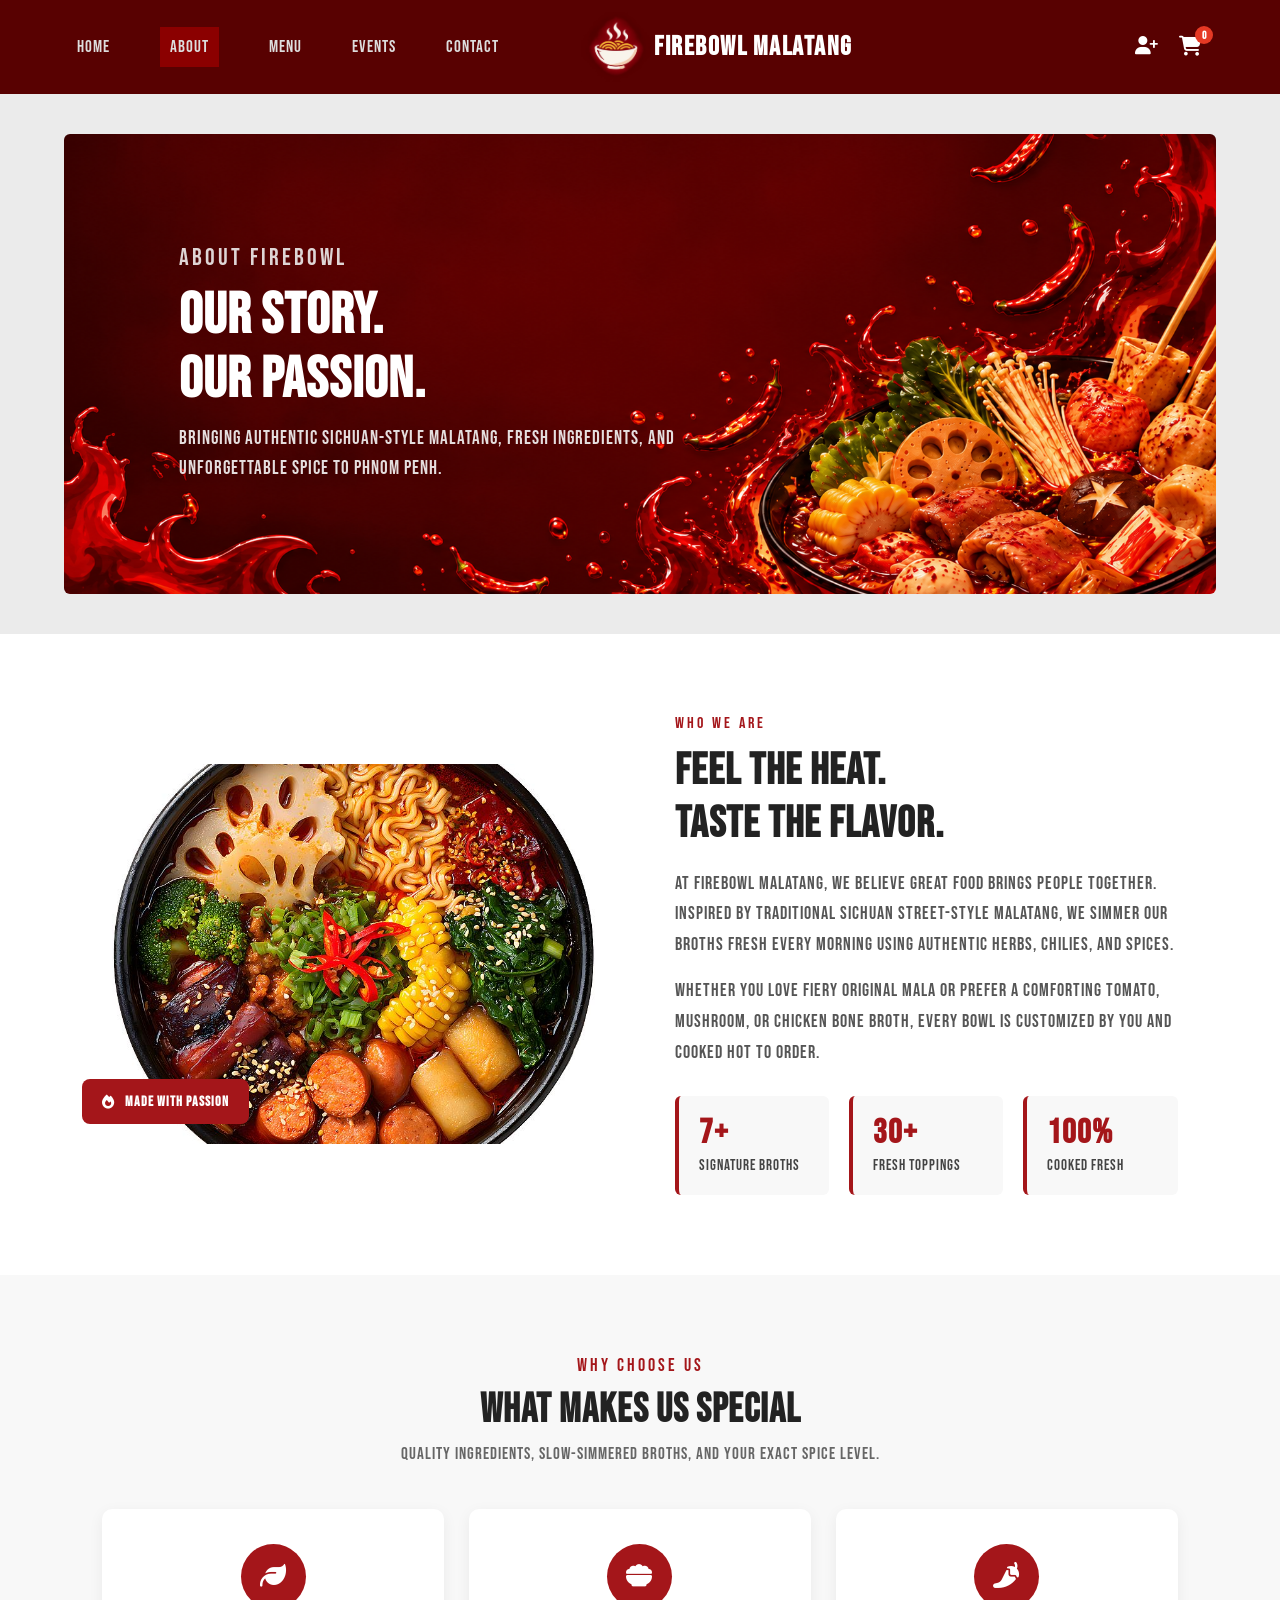
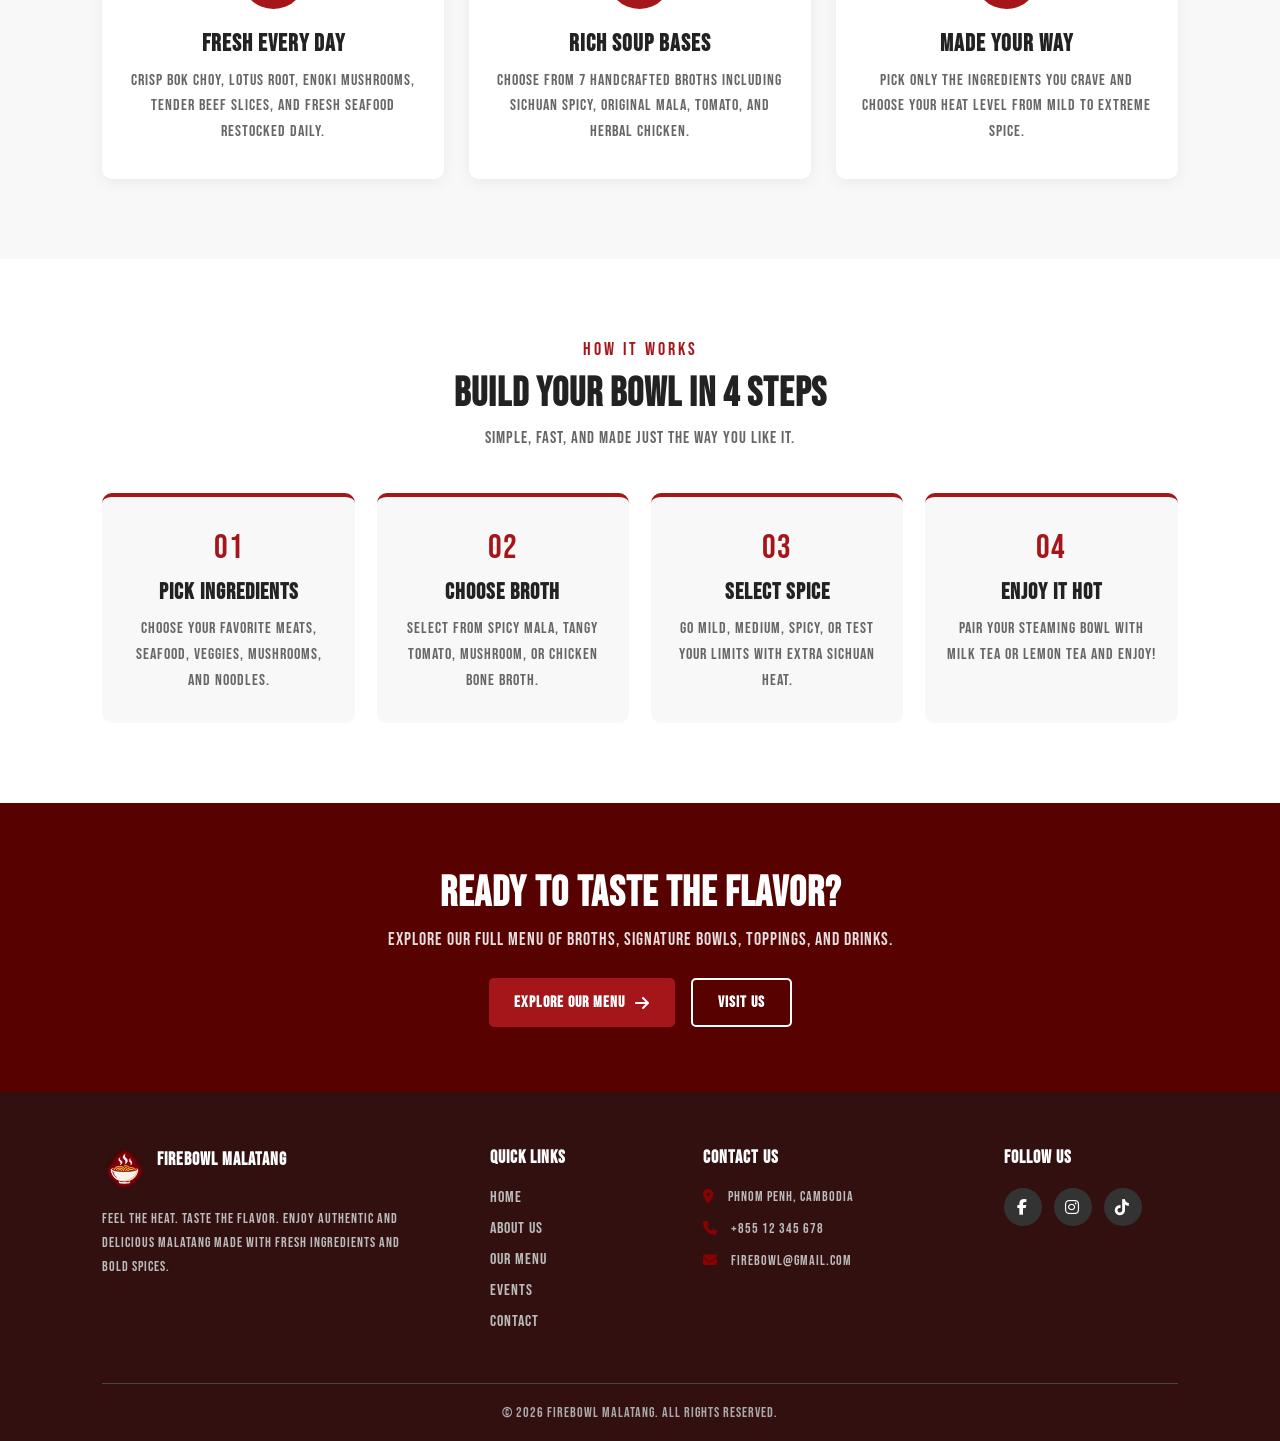
<file: about.html>
<!DOCTYPE html>
<html lang="en">
<head>
  <meta charset="UTF-8">
  <meta name="viewport" content="width=device-width, initial-scale=1.0">
  <title>About Us | FireBowl Malatang</title>
  <link rel="icon" href="./images/logo.png">
  <link rel="stylesheet" href="./css/style.css">
  <link rel="stylesheet" href="./css/about.css">
  <link rel="stylesheet" href="https://cdnjs.cloudflare.com/ajax/libs/font-awesome/6.7.2/css/all.min.css">
</head>

<body>

  <header>
    <nav class="navbar">
      <div class="nav-items">

        <a href="index.html" class="nav-icon">
          <img class="nav-logo" src="./images/logo.png" alt="FireBowl Logo">
          <h3>FIREBOWL MALATANG</h3>
        </a>

        <div class="nav-menu">
          <ul>
            <li class="nav-item">
              <a href="index.html" class="nav-link">HOME</a>
              <a href="about.html" class="nav-link active">about</a>
              <a href="menu.html" class="nav-link">menu</a>
              <a href="events.html" class="nav-link">events</a>
              <a href="contact.html" class="nav-link">contact</a>
            </li>
          </ul>
        </div>

        <div class="icons">
          <a href="login.html" class="login-icon">
            <i class="fa-solid fa-user-plus"></i>
          </a>
          <a class="cart-icon" href="cart.html">
            <div>
              <i class="fa-solid fa-cart-shopping"></i>
            </div>
            <div>
              <span>0</span>
            </div>
          </a>
        </div>

      </div>
    </nav>
  </header>

  <main>

    <section class="about-hero">
      <div class="about-hero-banner">
        <img src="./images/banner.png" alt="FireBowl Malatang Banner">
        <div class="about-hero-content">
          <span>ABOUT FIREBOWL</span>
          <h1>Our Story.<br>Our Passion.</h1>
          <p>Bringing authentic Sichuan-style Malatang, fresh ingredients, and unforgettable spice to Phnom Penh.</p>
        </div>
      </div>
    </section>


    <section class="story-section">
      <div class="story-image">
        <img src="./images/hero-about.png" alt="FireBowl Malatang Bowl">
        <div class="about-badge">
          <i class="fa-solid fa-fire"></i>
          <span>Made With Passion</span>
        </div>
      </div>

      <div class="story-content">
        <span>WHO WE ARE</span>
        <h1>Feel the Heat.<br>Taste the Flavor.</h1>
        <p>
          At FireBowl Malatang, we believe great food brings people together. Inspired by
          traditional Sichuan street-style Malatang, we simmer our broths fresh every morning
          using authentic herbs, chilies, and spices.
        </p>
        <p>
          Whether you love fiery Original Mala or prefer a comforting Tomato, Mushroom, or
          Chicken Bone broth, every bowl is customized by you and cooked hot to order.
        </p>

        <div class="story-stats">
          <div class="stat-box">
            <h3>7+</h3>
            <p>Signature Broths</p>
          </div>
          <div class="stat-box">
            <h3>30+</h3>
            <p>Fresh Toppings</p>
          </div>
          <div class="stat-box">
            <h3>100%</h3>
            <p>Cooked Fresh</p>
          </div>
        </div>
      </div>
    </section>


    <section class="values-section">
      <div class="about-heading">
        <span>WHY CHOOSE US</span>
        <h1>What Makes Us Special</h1>
        <p>Quality ingredients, slow-simmered broths, and your exact spice level.</p>
      </div>

      <div class="values-container">
        <div class="value-card">
          <div class="value-icon">
            <i class="fa-solid fa-leaf"></i>
          </div>
          <h3>Fresh Every Day</h3>
          <p>Crisp bok choy, lotus root, enoki mushrooms, tender beef slices, and fresh seafood restocked daily.</p>
        </div>

        <div class="value-card">
          <div class="value-icon">
            <i class="fa-solid fa-bowl-food"></i>
          </div>
          <h3>Rich Soup Bases</h3>
          <p>Choose from 7 handcrafted broths including Sichuan Spicy, Original Mala, Tomato, and Herbal Chicken.</p>
        </div>

        <div class="value-card">
          <div class="value-icon">
            <i class="fa-solid fa-pepper-hot"></i>
          </div>
          <h3>Made Your Way</h3>
          <p>Pick only the ingredients you crave and choose your heat level from mild to extreme spice.</p>
        </div>
      </div>
    </section>


    <section class="steps-section">
      <div class="about-heading">
        <span>HOW IT WORKS</span>
        <h1>Build Your Bowl in 4 Steps</h1>
        <p>Simple, fast, and made just the way you like it.</p>
      </div>

      <div class="steps-container">
        <div class="step-card">
          <span class="step-number">01</span>
          <h3>Pick Ingredients</h3>
          <p>Choose your favorite meats, seafood, veggies, mushrooms, and noodles.</p>
        </div>

        <div class="step-card">
          <span class="step-number">02</span>
          <h3>Choose Broth</h3>
          <p>Select from spicy Mala, tangy Tomato, Mushroom, or Chicken Bone broth.</p>
        </div>

        <div class="step-card">
          <span class="step-number">03</span>
          <h3>Select Spice</h3>
          <p>Go mild, medium, spicy, or test your limits with extra Sichuan heat.</p>
        </div>

        <div class="step-card">
          <span class="step-number">04</span>
          <h3>Enjoy It Hot</h3>
          <p>Pair your steaming bowl with Milk Tea or Lemon Tea and enjoy!</p>
        </div>
      </div>
    </section>


    <section class="about-cta">
      <h2>Ready to Taste the Flavor?</h2>
      <p>Explore our full menu of broths, signature bowls, toppings, and drinks.</p>
      <div class="cta-buttons">
        <a href="menu.html" class="about-btn">
          Explore Our Menu <i class="fa-solid fa-arrow-right"></i>
        </a>
        <a href="contact.html" class="cta-btn-outline">
          Visit Us
        </a>
      </div>
    </section>
  </main>


  <footer class="footer">
    <div class="footer-container">

      <div class="footer-brand">
        <div class="footer-logo">
          <img src="./images/logo.png" alt="FireBowl Logo">
          <h3>FIREBOWL MALATANG</h3>
        </div>
        <p>Feel the heat. Taste the flavor. Enjoy authentic and delicious Malatang made with fresh ingredients
          and bold spices.</p>
      </div>

      <div class="footer-links">
        <h3>Quick Links</h3>
        <ul>
          <li><a href="index.html">Home</a></li>
          <li><a href="about.html">About Us</a></li>
          <li><a href="menu.html">Our Menu</a></li>
          <li><a href="events.html">Events</a></li>
          <li><a href="contact.html">Contact</a></li>
        </ul>
      </div>

      <div class="footer-contact">
        <h3>Contact Us</h3>
        <p><i class="fa-solid fa-location-dot"></i> Phnom Penh, Cambodia</p>
        <p><i class="fa-solid fa-phone"></i> +855 12 345 678</p>
        <p><i class="fa-solid fa-envelope"></i> firebowl@gmail.com</p>
      </div>

      <div class="footer-social">
        <h3>Follow Us</h3>
        <div class="social-icons">
          <a href="#"><i class="fa-brands fa-facebook-f"></i></a>
          <a href="#"><i class="fa-brands fa-instagram"></i></a>
          <a href="#"><i class="fa-brands fa-tiktok"></i></a>
        </div>
      </div>

    </div>

    <div class="footer-bottom">
      <p>&copy; 2026 FireBowl Malatang. All Rights Reserved.</p>
    </div>
  </footer>
</body>

</html>
</file>
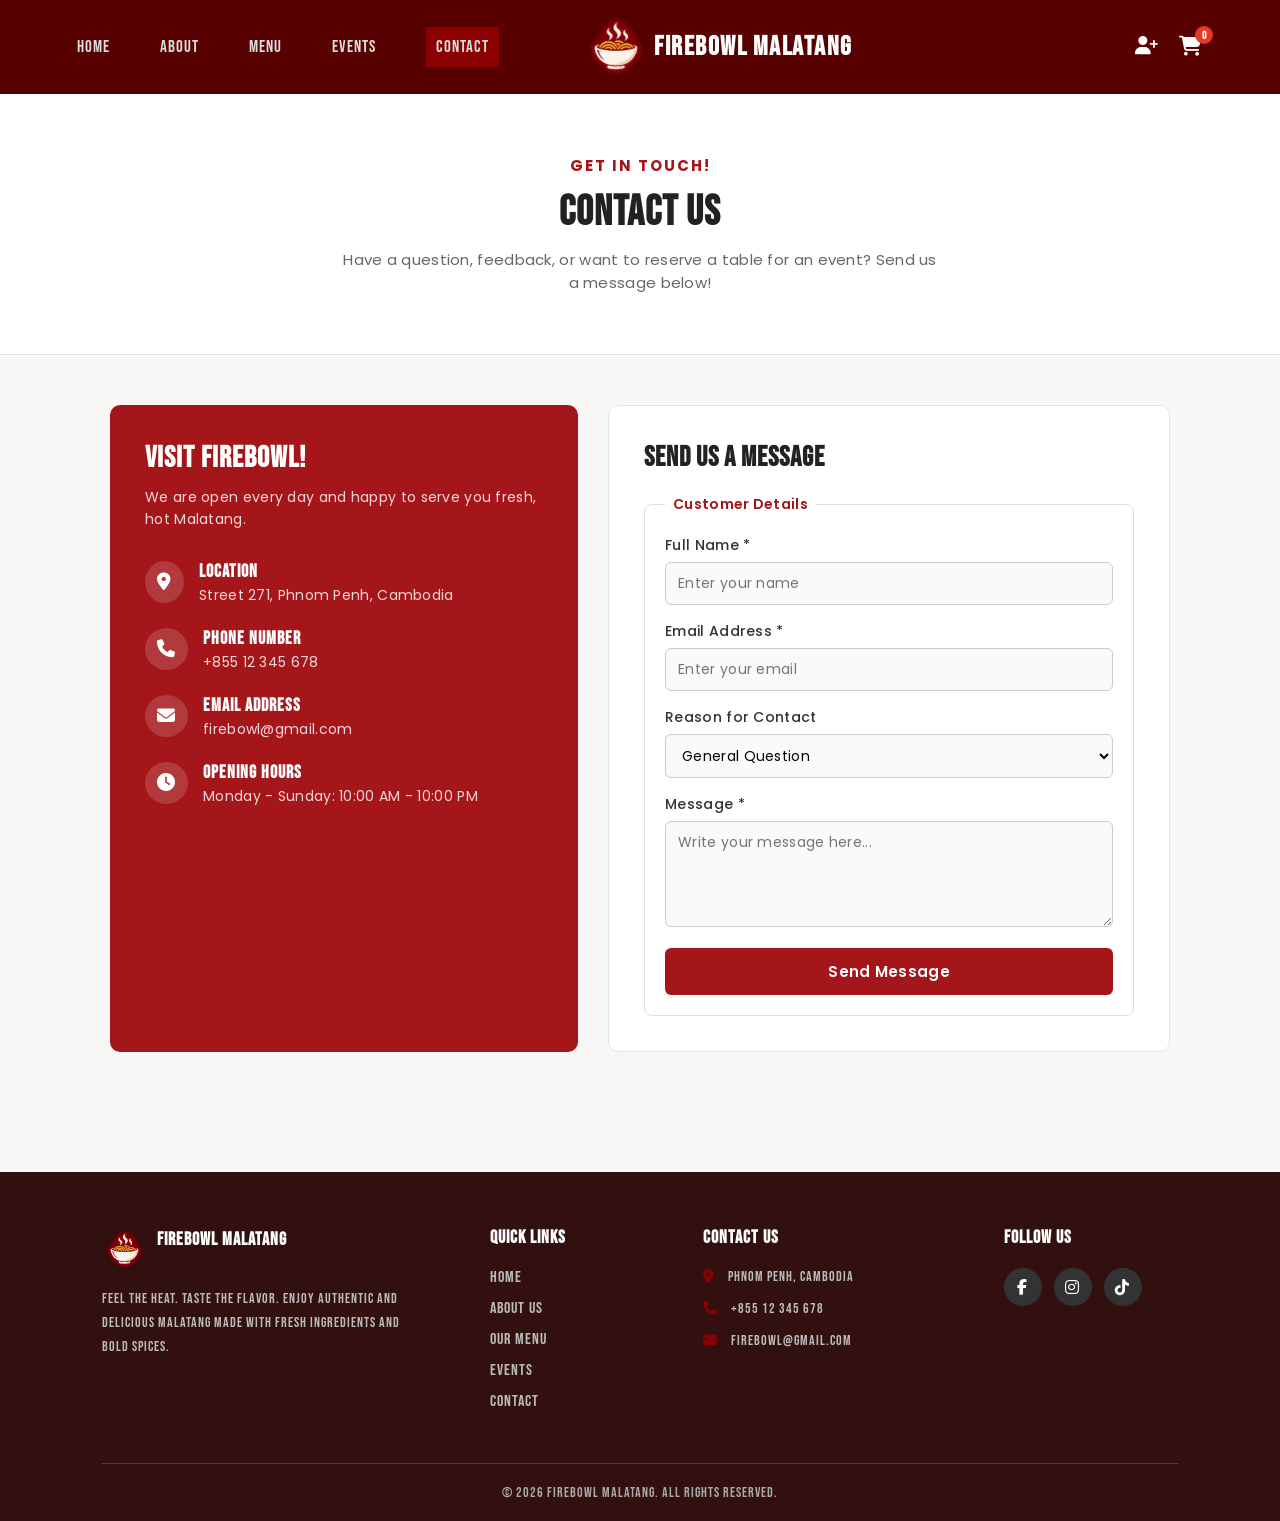
<file: contact.html>
<!DOCTYPE html>
<html lang="en">

<head>
  <meta charset="UTF-8">
  <meta name="viewport" content="width=device-width, initial-scale=1.0">
  <title>Contact Us | FireBowl Malatang</title>
  <link rel="icon" href="./images/logo.png">
  <!-- Main stylesheet for navbar and footer -->
  <link rel="stylesheet" href="./css/style.css">
  <link rel="stylesheet" href="./css/contact.css">
  <link rel="stylesheet" href="https://cdnjs.cloudflare.com/ajax/libs/font-awesome/6.7.2/css/all.min.css">
</head>

<body>
  <!-- Header and Navigation Bar -->
  <header>
    <nav class="navbar">
      <div class="nav-items">

        <a href="index.html" class="nav-icon">
          <img class="nav-logo" src="./images/logo.png" alt="FireBowl Logo">
          <h3>FIREBOWL MALATANG</h3>
        </a>

        <div class="nav-menu">
          <ul>
            <li class="nav-item">
              <a href="index.html" class="nav-link">HOME</a>
              <a href="about.html" class="nav-link">about</a>
              <a href="menu.html" class="nav-link">menu</a>
              <a href="events.html" class="nav-link">events</a>
              <a href="contact.html" class="nav-link active">contact</a>
            </li>
          </ul>
        </div>

        <div class="icons">
          <a href="login.html" class="login-icon">
            <i class="fa-solid fa-user-plus"></i>
          </a>
          <a class="cart-icon" href="cart.html">
            <div>
              <i class="fa-solid fa-cart-shopping"></i>
            </div>
            <div>
              <span>0</span>
            </div>
          </a>
        </div>

      </div>
    </nav>
  </header>

  <!-- Main Content -->
  <main class="contact-page">

    <!-- Page Title Banner -->
    <section class="page-banner">
      <span>GET IN TOUCH!</span>
      <h1>Contact Us</h1>
      <p>Have a question, feedback, or want to reserve a table for an event? Send us a message below!</p>
    </section>

    <!-- Contact Information & Contact Form -->
    <section class="contact-wrapper">
      <div class="contact-grid">

        <!-- Left Column: Restaurant Info -->
        <div class="info-box">
          <h2>Visit FireBowl!</h2>
          <p class="info-subtitle">We are open every day and happy to serve you fresh, hot Malatang.</p>

          <div class="info-row">
            <i class="fa-solid fa-location-dot"></i>
            <div>
              <h3>Location</h3>
              <p>Street 271, Phnom Penh, Cambodia</p>
            </div>
          </div>

          <div class="info-row">
            <i class="fa-solid fa-phone"></i>
            <div>
              <h3>Phone Number</h3>
              <p>+855 12 345 678</p>
            </div>
          </div>

          <div class="info-row">
            <i class="fa-solid fa-envelope"></i>
            <div>
              <h3>Email Address</h3>
              <p>firebowl@gmail.com</p>
            </div>
          </div>

          <div class="info-row">
            <i class="fa-solid fa-clock"></i>
            <div>
              <h3>Opening Hours</h3>
              <p>Monday - Sunday: 10:00 AM - 10:00 PM</p>
            </div>
          </div>
        </div>

        <!-- Right Column: Contact Form -->
        <div class="form-box">
          <h2>Send Us a Message</h2>

          <form id="contactForm" onsubmit="submitMessage(event)">
            <fieldset class="form-fieldset">
              <legend>Customer Details</legend>

              <div class="input-group">
                <label for="fullname">Full Name *</label>
                <input type="text" id="fullname" name="fullname" placeholder="Enter your name" required>
              </div>

              <div class="input-group">
                <label for="email">Email Address *</label>
                <input type="email" id="email" name="email" placeholder="Enter your email" required>
              </div>

              <div class="input-group">
                <label for="topic">Reason for Contact</label>
                <select id="topic" name="topic">
                  <option value="general">General Question</option>
                  <option value="event">Event / Table Reservation</option>
                  <option value="feedback">Food & Service Feedback</option>
                </select>
              </div>

              <div class="input-group">
                <label for="message">Message *</label>
                <textarea id="message" name="message" rows="4" placeholder="Write your message here..."
                  required></textarea>
              </div>

              <button type="submit" class="submit-btn">Send Message</button>
            </fieldset>
          </form>
        </div>

      </div>
    </section>

  </main>

  <!-- Footer -->
  <footer class="footer">
    <div class="footer-container">

      <div class="footer-brand">
        <div class="footer-logo">
          <img src="./images/logo.png" alt="FireBowl Logo">
          <h3>FIREBOWL MALATANG</h3>
        </div>
        <p>Feel the heat. Taste the flavor. Enjoy authentic and delicious Malatang made with fresh ingredients
          and bold spices.</p>
      </div>

      <div class="footer-links">
        <h3>Quick Links</h3>
        <ul>
          <li><a href="index.html">Home</a></li>
          <li><a href="about.html">About Us</a></li>
          <li><a href="menu.html">Our Menu</a></li>
          <li><a href="event.html">Events</a></li>
          <li><a href="contact.html">Contact</a></li>
        </ul>
      </div>

      <div class="footer-contact">
        <h3>Contact Us</h3>
        <p><i class="fa-solid fa-location-dot"></i> Phnom Penh, Cambodia</p>
        <p><i class="fa-solid fa-phone"></i> +855 12 345 678</p>
        <p><i class="fa-solid fa-envelope"></i> firebowl@gmail.com</p>
      </div>

      <div class="footer-social">
        <h3>Follow Us</h3>
        <div class="social-icons">
          <a href="#"><i class="fa-brands fa-facebook-f"></i></a>
          <a href="#"><i class="fa-brands fa-instagram"></i></a>
          <a href="#"><i class="fa-brands fa-tiktok"></i></a>
        </div>
      </div>

    </div>

    <div class="footer-bottom">
      <p>&copy; 2026 FireBowl Malatang. All Rights Reserved.</p>
    </div>
  </footer>

  <!-- Simple JavaScript for Form Submission -->
  <script>
    function submitMessage(event) {
      event.preventDefault();
      var name = document.getElementById("fullname").value;
      alert("Thank you, " + name + "! Your message has been sent to FireBowl Malatang! Our staff will reach out to you shortly!");
      document.getElementById("contactForm").reset();
    }
  </script>
</body>

</html>
</file>
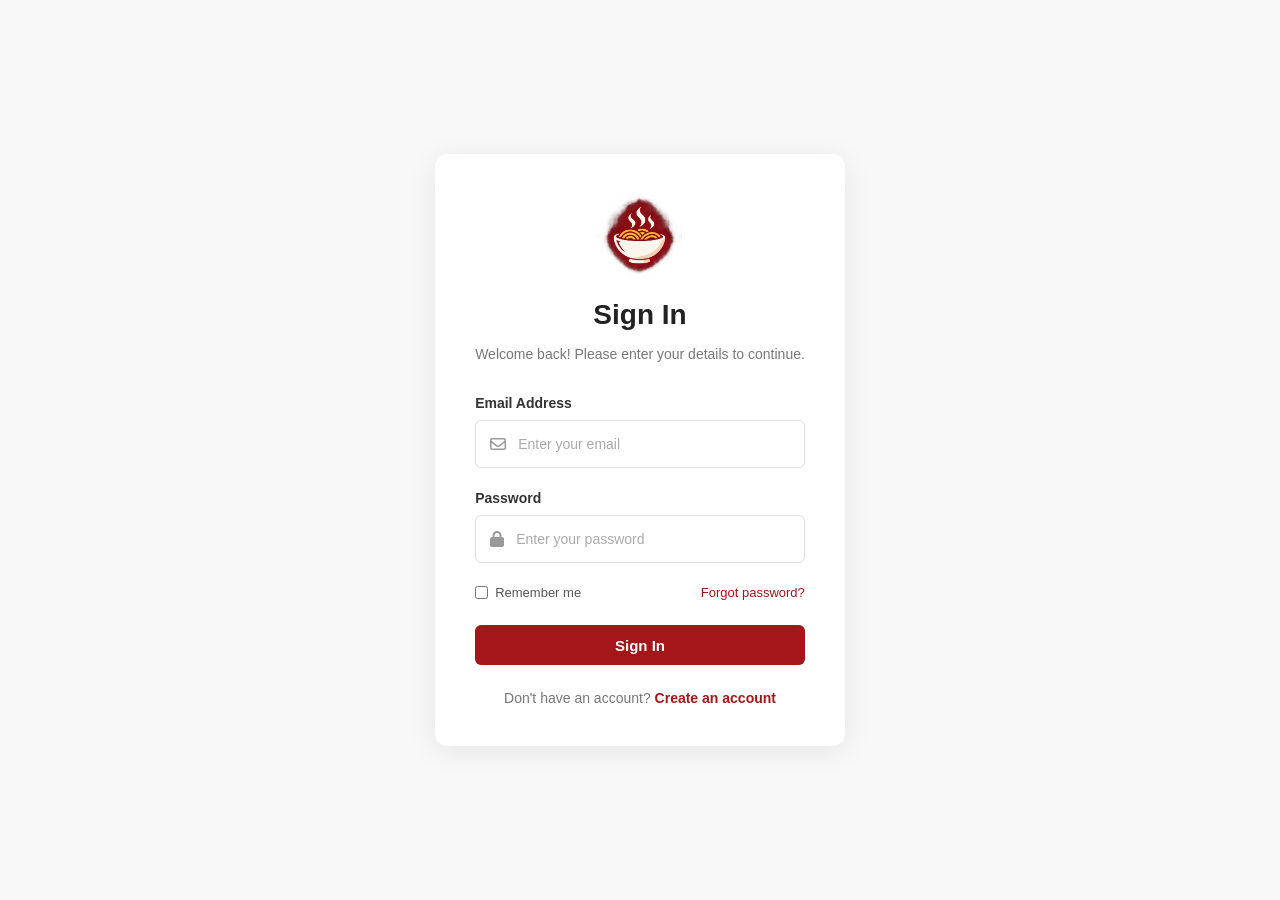
<file: login.html>
<!DOCTYPE html>
<html lang="en">

<head>
    <meta charset="UTF-8">
    <meta name="viewport" content="width=device-width, initial-scale=1.0">
    <title>Login | FireBowl Malatang</title>
    <link rel="icon" href="./images/logo.png">
    <link rel="stylesheet" href="./css/login.css">
    <link rel="stylesheet" href="https://cdnjs.cloudflare.com/ajax/libs/font-awesome/6.7.2/css/all.min.css">
</head>

<body>
    <main class="login-container">

        <div class="login-card">

            <div class="login-heading">
                <div class="login-logo">
                    <img src="./images/logo.png" alt="FireBowl Logo">
                </div>
                <h1>Sign In</h1>
                <p>Welcome back! Please enter your details to continue.</p>
            </div>

            <form action="index.html" method="POST">

                <div class="form-group">
                    <label for="email">Email Address</label>
                    <div class="input-box">
                        <i class="fa-regular fa-envelope"></i>
                        <input type="email" id="email" name="email" placeholder="Enter your email" required>
                    </div>
                </div>

                <div class="form-group">
                    <label for="password">Password</label>
                    <div class="input-box">
                        <i class="fa-solid fa-lock"></i>
                        <input type="password" id="password" name="password" placeholder="Enter your password" required>
                    </div>
                </div>

                <div class="form-options">
                    <label class="remember">
                        <input type="checkbox" name="remember">
                        Remember me
                    </label>
                    <a href="forgot-password.html">Forgot password?</a>
                </div>

                <button type="button" class="login-btn" id="login-btn">Sign In</button>

            </form>

            <div class="register-link">
                <p>Don't have an account? <a href="register.html">Create an account</a></p>
            </div>

        </div>

    </main>

<script src="./js/auth.js"></script>
</body>
</html>
</file>
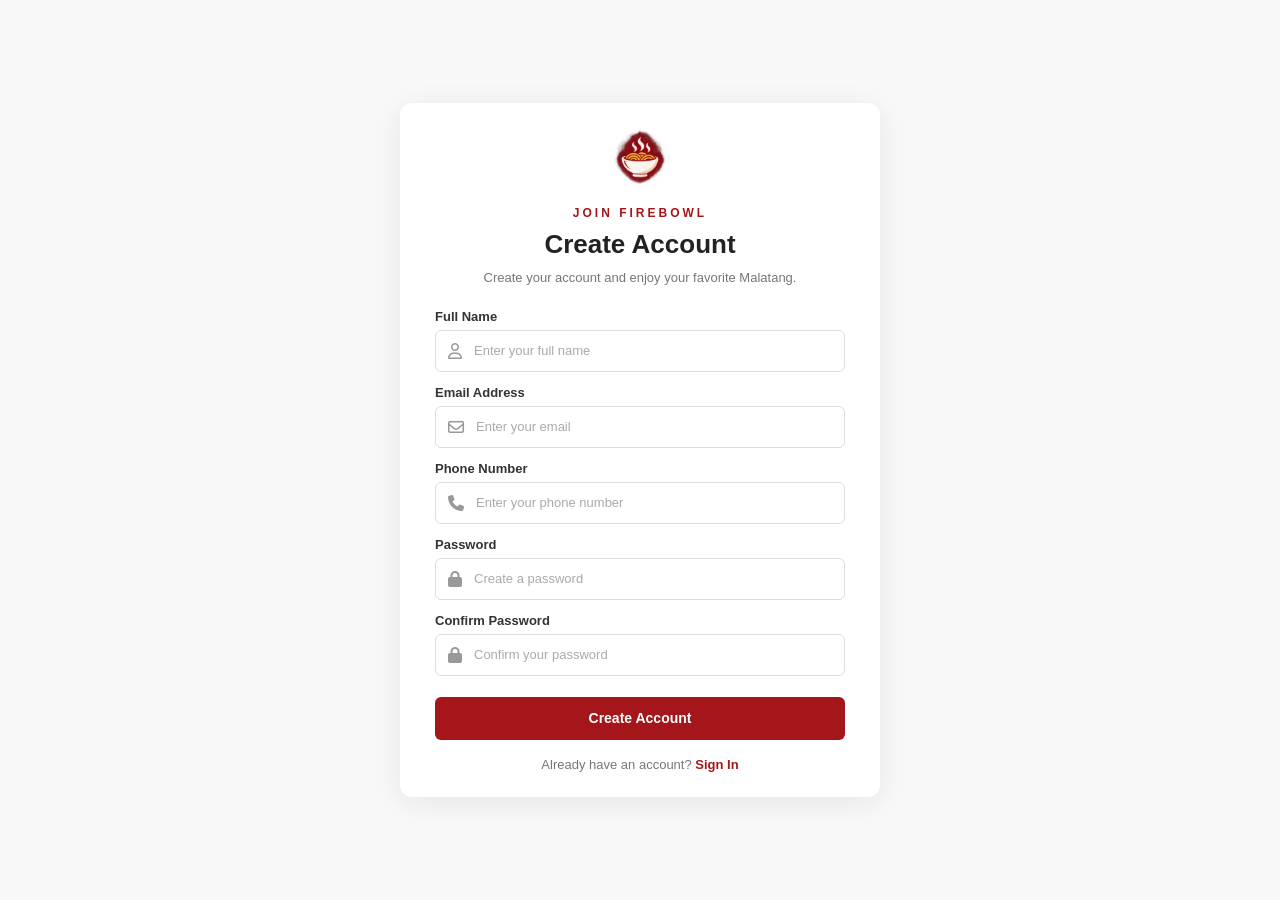
<file: register.html>
<!DOCTYPE html>
<html lang="en">

<head>
    <meta charset="UTF-8">
    <meta name="viewport" content="width=device-width, initial-scale=1.0">
    <title>Register | FireBowl Malatang</title>
    <link rel="icon" href="./images/logo.png">
    <link rel="stylesheet" href="./css/register.css">
    <link rel="stylesheet" href="https://cdnjs.cloudflare.com/ajax/libs/font-awesome/6.7.2/css/all.min.css">
</head>

<body>

    <main class="register-container">

        <div class="register-card">

            <div class="register-logo">
                <img src="./images/logo.png" alt="FireBowl Logo">
            </div>

            <div class="register-heading">
                <span>JOIN FIREBOWL</span>
                <h1>Create Account</h1>
                <p>Create your account and enjoy your favorite Malatang.</p>
            </div>

            <form id="register-form">

                <div class="form-group">
                    <label for="fullname">Full Name</label>
                    <div class="input-box">
                        <i class="fa-regular fa-user"></i>
                        <input type="text" id="fullname" name="fullname" placeholder="Enter your full name" required>
                    </div>
                </div>

                <div class="form-group">
                    <label for="email">Email Address</label>
                    <div class="input-box">
                        <i class="fa-regular fa-envelope"></i>
                        <input type="email" id="email" name="email" placeholder="Enter your email" required>
                    </div>
                </div>

                <div class="form-group">
                    <label for="phone">Phone Number</label>
                    <div class="input-box">
                        <i class="fa-solid fa-phone"></i>
                        <input type="tel" id="phone" name="phone" placeholder="Enter your phone number" required>
                    </div>
                </div>

                <div class="form-group">
                    <label for="password">Password</label>
                    <div class="input-box">
                        <i class="fa-solid fa-lock"></i>
                        <input type="password" id="password" name="password" placeholder="Create a password" required minlength="8">
                    </div>
                </div>

                <div class="form-group">
                    <label for="confirm-password">Confirm Password</label>
                    <div class="input-box">
                        <i class="fa-solid fa-lock"></i>
                        <input type="password" id="confirm-password" name="confirm_password" placeholder="Confirm your password" required minlength="8">
                    </div>
                </div>

                <button type="button" class="register-btn" id="register-btn">Create Account</button>

            </form>

            <div class="login-link">
                <p>Already have an account? <a href="login.html">Sign In</a></p>
            </div>

        </div>

    </main>
<script src="./js/auth.js"></script>
</body>
</html>
</file>
<file: css/style.css>
@import url('https://fonts.googleapis.com/css2?family=Bebas+Neue&family=Bodoni+Moda:ital,opsz,wght@0,6..96,400..900;1,6..96,400..900&family=DM+Sans:ital,opsz,wght@0,9..40,100..1000;1,9..40,100..1000&family=Inter:ital,opsz,wght@0,14..32,100..900;1,14..32,100..900&family=Poppins:ital,wght@0,100;0,200;0,300;0,400;0,500;0,600;0,700;0,800;0,900;1,100;1,200;1,300;1,400;1,500;1,600;1,700;1,800;1,900&family=Suwannaphum:wght@100;300;400;700;900&display=swap');
@import url('https://fonts.googleapis.com/css2?family=Bebas+Neue&family=Bodoni+Moda:ital,opsz,wght@0,6..96,400..900;1,6..96,400..900&family=DM+Sans:ital,opsz,wght@0,9..40,100..1000;1,9..40,100..1000&family=Inter:ital,opsz,wght@0,14..32,100..900;1,14..32,100..900&family=Suwannaphum:wght@100;300;400;700;900&display=swap');
*{
    margin:0;
    padding:0;
    box-sizing: border-box;
     font-family: "Bebas Neue", sans-serif;
     letter-spacing: 1px;
}
body{
     background-color: rgb(235, 235, 235);
}
header{
    position: sticky;
    top:0;
    z-index: 999;
}
.navbar {
    width: 100%;
    background-color: #580101;
    padding: 12px 6%;
    
    
}

.nav-items {
    display: flex;
    align-items: center;
    justify-content: space-between;
}

.nav-icon {
    display: flex;
    align-items: center;
    gap: 3px;
    order:1;
    margin-right:200px;
}

.nav-logo {
    width: 70px;
    height: 70px;
    object-fit: contain;
}

.nav-icon h3 {
    font-family: 'Bebas Neue', sans-serif;
    font-size: 27px;
    letter-spacing: 1.5px;
    color: #fff;
}
.nav-menu{
    order:0;
}

.nav-menu ul {
    list-style: none;
}

.nav-item {
    display: flex;
    align-items: center;
    gap: 50px;
}
.nav-items a{
    text-decoration: none;
}
.active{
    background: darkred;
    color:white;
    padding:10px;
}
.nav-link {
    text-decoration: none;
    color: #ddd;
    font-size: 17px;
    font-weight: 500;
    text-transform: uppercase;
    transition: 0.3s ease;
    
}

.nav-link:hover {
    background: darkred;
    color:white;
    padding:10px;
}
.icons{
    display: flex;
    gap:20px;
    order:2;
}
.cart-icon {
    display: flex;
    align-items: center;
}

.cart-icon i {
    font-size: 20px;
    color: #fff;
    cursor: pointer;
    transition: 0.3s ease;
}

.cart-icon i:hover {
    color: #ede8e8;
    transform: scale(1.1);
}
.cart-icon {
    position: relative;
    display: flex;
    align-items: center;
}

.cart-icon span {
    position: absolute;
    top: -10px;
    right: -10px;
    background: #e63924;
    color: white;
    font-size: 11px;
    font-weight: 600;
    width: 18px;
    height: 18px;
    border-radius: 50%;
    display: flex;
    justify-content: center;
    align-items: center;
}
.login-icon{
    color:white;
    font-size: 18px;
}
.hero {
    padding: 60px 5%;
}

.hero-banner {
    position: relative;
    width: 100%;
    height:600px;
    overflow: hidden;
    border-radius: 6px;
}

.hero-banner img {
    width: 100%;
    height: 100%;
    object-fit: cover;
}

.hero-content {
    position: absolute;
    top: 50%;
    left: 15%;
    transform: translateY(-50%);
    max-width: 650px;
   
}

.hero-content span {
    color: #ded5d5;
    font-weight: bold;
    letter-spacing: 3px;
    font-size: 30px;
}

.hero-content h1 {
    font-size: 58px;
    font-weight: 800;
    color: #d9d5d5;
    margin: 15px 0;
}

.hero-content p {
    color: #e5dede;
    font-size: 18px;
    line-height: 1.7;
}

.hero-content .btn {
    display: inline-block;
    background: #ae0f0f;
    color: white;
    padding: 13px 30px;
    text-decoration: none;
    border-radius: 4px;
    margin-top: 15px;
}
.hero-about {
    display: flex;
    align-items: center;
    gap: 70px;
    padding: 80px 8%;
    background: #fff;
}

.about-preview-image {
    flex: 1;
    position: relative;
}

.about-preview-image img {
    width: 100%;
    height: 350px;
    object-fit: cover;
    border-radius: 12px;
}

.about-badge {
    position: absolute;
    bottom: 20px;
    left: -20px;
    background: #a4161a;
    color: white;
    padding: 14px 20px;
    border-radius: 8px;
    display: flex;
    align-items: center;
    gap: 10px;
    font-size: 14px;
    font-weight: bold;
}
.about-preview-content{
    flex:1;
}
.about-preview-content  span {
    color: #a4161a;
    font-size: 13px;
    font-weight: bold;
    letter-spacing: 3px;
}

.about-preview-content h1 {
    font-size: 42px;
    color: #222;
    line-height: 1.3;
    margin: 15px 0;
}

.about-preview-content p {
    color: #666;
    font-size: 15px;
    line-height: 1.8;
    margin-bottom: 22px;
}

.about-features {
    display: flex;
    gap: 25px;
    margin-bottom: 25px;
}

.about-features div {
    display: flex;
    align-items: center;
    gap: 8px;
    color: #333;
    font-size: 13px;
    font-weight: bold;
}

.about-features i {
    color: #a4161a;
    font-size: 18px;
}

.about-btn {
    display: inline-flex;
    align-items: center;
    gap: 10px;
    background: #a4161a;
    color: white;
    padding: 13px 25px;
    border-radius: 5px;
    text-decoration: none;
    font-weight: bold;
    transition: 0.3s;
}

.about-btn:hover {
    background: #700d10;
}
.popular-menu {
    padding: 80px 8%;
    background: #f8f8f8;
}

.menu-heading {
    text-align: center;
    margin-bottom: 45px;
}

.menu-heading span {
    color: #a4161a;
    font-size: 20px;
    font-weight: bold;
    letter-spacing: 3px;
}

.menu-heading h1 {
    font-size: 38px;
    color: #222;
    margin: 12px 0;
}

.menu-heading p {
    color: #777;
    font-size: 15px;
}

.menuSwiper {
    width: 100%;
    padding: 10px 5px 25px;
}

.menu-card {
    background: white;
    border-radius: 12px;
    overflow: hidden;
    box-shadow: 0 4px 15px rgba(0, 0, 0, 0.06);
    transition: 0.3s;
}

.menu-card:hover {
    transform: translateY(-7px);
    box-shadow: 0 8px 25px rgba(0, 0, 0, 0.12);
}

.menu-card img {
    width: 100%;
    height: 220px;
    object-fit: cover;
    display: block;
}

.menu-card-content {
    padding: 22px;
}

.menu-card-content h3 {
    color: #222;
    font-size: 19px;
    margin-bottom: 10px;
}

.menu-card-content p {
    color: #777;
    font-size: 14px;
    line-height: 1.7;
    min-height: 48px;
}

.menu-card-bottom {
    display: flex;
    justify-content: space-between;
    align-items: center;
    margin-top: 20px;
}

.menu-price {
    color: #a4161a;
    font-size: 20px;
    font-weight: bold;
}

.add-cart-btn {
    background: #a4161a;
    color: white;
    border: none;
    padding: 11px 16px;
    border-radius: 5px;
    cursor: pointer;
    font-size: 13px;
    transition: 0.3s;
}

.add-cart-btn:hover {
    background: #700d10;
}

.menu-navigation {
    display: flex;
    justify-content: center;
    gap: 15px;
    margin-top: 25px;
}

.menu-navigation button {
    width: 45px;
    height: 45px;
    border: none;
    border-radius: 50%;
    background: #a4161a;
    color: white;
    cursor: pointer;
    transition: 0.3s;
}

.menu-navigation button:hover {
    background: #700d10;
}
.events-section {
    padding: 80px 8%;
    background: #fff;
}

.events-heading {
    text-align: center;
    margin-bottom: 45px;
}

.events-heading span {
    color: #a4161a;
    font-size: 13px;
    font-weight: bold;
    letter-spacing: 3px;
}

.events-heading h1 {
    font-size: 38px;
    color: #222;
    margin: 12px 0;
}

.events-heading p {
    color: #777;
    font-size: 15px;
    line-height: 1.7;
}

.events-container {
    display: grid;
    grid-template-columns: repeat(3, 1fr);
    gap: 25px;
}

.event-card {
    background: #fff;
    border-radius: 10px;
    overflow: hidden;
    box-shadow: 0 4px 20px rgba(0, 0, 0, 0.07);
    transition: 0.3s;
}

.event-card:hover {
    transform: translateY(-7px);
    box-shadow: 0 8px 25px rgba(0, 0, 0, 0.12);
}

.event-image {
    position: relative;
    height: 220px;
    overflow: hidden;
}

.event-image img {
    width: 100%;
    height: 100%;
    object-fit: cover;
    transition: 0.4s;
}

.event-card:hover .event-image img {
    transform: scale(1.08);
}

.event-date {
    position: absolute;
    top: 15px;
    left: 15px;
    background: #a4161a;
    color: white;
    padding: 9px 14px;
    border-radius: 5px;
    font-size: 12px;
    font-weight: bold;
}

.event-content {
    padding: 22px;
}

.event-category {
    color: #a4161a;
    font-size: 11px;
    font-weight: bold;
    letter-spacing: 2px;
}

.event-content h3 {
    color: #222;
    font-size: 20px;
    margin: 12px 0;
}

.event-content p {
    color: #777;
    font-size: 14px;
    line-height: 1.7;
    min-height: 95px;
}

.event-info {
    display: flex;
    flex-direction: column;
    gap: 12px;
    margin: 20px 0;
}

.event-info span {
    color: #666;
    font-size: 13px;
}

.event-info i {
    color: #a4161a;
    margin-right: 8px;
}

.event-btn {
    display: inline-flex;
    align-items: center;
    gap: 10px;
    color: #a4161a;
    text-decoration: none;
    font-size: 14px;
    font-weight: bold;
    transition: 0.3s;
}

.event-btn:hover {
    color: #700d10;
    gap: 15px;
}

.events-footer {
    text-align: center;
    margin-top: 45px;
}

.events-footer a {
    display: inline-block;
    background: #a4161a;
    color: white;
    padding: 13px 25px;
    border-radius: 5px;
    text-decoration: none;
    font-size: 14px;
    font-weight: bold;
    transition: 0.3s;
}

.events-footer a:hover {
    background: #700d10;
}

.contact-section {
    padding: 80px 8%;
    background: #f8f8f8;
}

.contact-heading {
    text-align: center;
    margin-bottom: 50px;
}

.contact-heading span {
    color: #a4161a;
    font-size: 13px;
    font-weight: bold;
    letter-spacing: 3px;
}

.contact-heading h1 {
    font-size: 38px;
    color: #222;
    margin: 12px 0;
}

.contact-heading p {
    color: #777;
    font-size: 15px;
    line-height: 1.7;
}

.contact-container {
    display: grid;
    grid-template-columns: 0.9fr 1.1fr;
    gap: 35px;
    max-width: 1100px;
    margin: auto;
}

.contact-info {
    background: #a4161a;
    padding: 40px 35px;
    border-radius: 10px;
    color: white;
}

.contact-info-heading {
    margin-bottom: 35px;
}

.contact-info-heading h2 {
    font-size: 27px;
    margin-bottom: 12px;
}

.contact-info-heading p {
    font-size: 14px;
    line-height: 1.7;
    color: #f5dede;
}

.contact-item {
    display: flex;
    align-items: center;
    gap: 18px;
    margin-bottom: 25px;
}

.contact-icon {
    width: 45px;
    height: 45px;
    min-width: 45px;
    display: flex;
    justify-content: center;
    align-items: center;
    background: rgba(255, 255, 255, 0.15);
    border-radius: 50%;
    font-size: 17px;
}

.contact-item h3 {
    font-size: 15px;
    margin-bottom: 6px;
}

.contact-item p {
    color: #f5dede;
    font-size: 13px;
    line-height: 1.6;
}

.contact-social {
    margin-top: 35px;
}

.contact-social h3 {
    font-size: 16px;
    margin-bottom: 15px;
}

.contact-social div {
    display: flex;
    gap: 12px;
}

.contact-social a {
    width: 38px;
    height: 38px;
    display: flex;
    justify-content: center;
    align-items: center;
    background: rgba(255, 255, 255, 0.15);
    color: white;
    border-radius: 50%;
    text-decoration: none;
    transition: 0.3s;
}

.contact-social a:hover {
    background: white;
    color: #a4161a;
}

.contact-form-container {
    background: white;
    padding: 40px;
    border-radius: 10px;
    box-shadow: 0 4px 20px rgba(0, 0, 0, 0.05);
}

.contact-form-container h2 {
    color: #222;
    font-size: 25px;
    margin-bottom: 10px;
}

.contact-form-container > p {
    color: #777;
    font-size: 14px;
    margin-bottom: 25px;
}

.contact-form-group {
    margin-bottom: 18px;
}

.contact-form-group label {
    display: block;
    color: #333;
    font-size: 14px;
    font-weight: bold;
    margin-bottom: 8px;
}

.contact-form-group input,
.contact-form-group textarea {
    width: 100%;
    padding: 13px 15px;
    border: 1px solid #ddd;
    border-radius: 5px;
    outline: none;
    font-size: 14px;
    font-family: Arial, sans-serif;
    transition: 0.3s;
}

.contact-form-group textarea {
    resize: vertical;
}

.contact-form-group input:focus,
.contact-form-group textarea:focus {
    border-color: #a4161a;
    box-shadow: 0 0 0 3px rgba(164, 22, 26, 0.08);
}

.contact-submit-btn {
    width: 100%;
    padding: 14px;
    background: #a4161a;
    color: white;
    border: none;
    border-radius: 5px;
    font-size: 14px;
    font-weight: bold;
    cursor: pointer;
    transition: 0.3s;
}

.contact-submit-btn:hover {
    background: #700d10;
}

.contact-submit-btn i {
    margin-left: 8px;
}

.footer {
    background: #331010;
    color: white;
    padding: 55px 8% 0;
}

.footer-container {
    display: grid;
    grid-template-columns: 2fr 1fr 1.5fr 1fr;
    gap: 40px;
    padding-bottom: 40px;
}

.footer-logo {
    display: flex;
    align-items: center;
    gap: 10px;
    margin-bottom: 15px;
}

.footer-logo img {
    width: 45px;
    height: 45px;
    object-fit: contain;
}

.footer-logo h3 {
    font-size: 18px;
    color: white;
}

.footer-brand p {
    color: #bbb;
    line-height: 1.7;
    font-size: 14px;
    max-width: 300px;
}

.footer-container h3 {
    margin-bottom: 20px;
    font-size: 18px;
}

.footer-links ul {
    list-style: none;
    padding: 0;
}

.footer-links li {
    margin-bottom: 12px;
}

.footer-links a {
    text-decoration: none;
    color: #bbb;
    transition: 0.3s;
}

.footer-links a:hover {
    color: darkred;
}

.footer-contact p {
    color: #bbb;
    margin-bottom: 15px;
    font-size: 14px;
}

.footer-contact i {
    color: darkred;
    margin-right: 10px;
}

.social-icons {
    display: flex;
    gap: 12px;
}

.social-icons a {
    width: 38px;
    height: 38px;
    display: flex;
    justify-content: center;
    align-items: center;
    background: #333;
    color: white;
    border-radius: 50%;
    text-decoration: none;
    transition: 0.3s;
}

.social-icons a:hover {
    background: darkred;
    transform: translateY(-4px);
}

.footer-bottom {
    border-top: 1px solid #444;
    text-align: center;
    padding: 20px 0;
    color: #aaa;
    font-size: 14px;
}
@media (max-width: 1200px) {
    .nav-icon {
        margin-right: 40px;
    }

    .nav-item {
        gap: 25px;
    }

    .nav-link {
        font-size: 15px;
    }

    .hero-banner {
        height: 500px;
    }

    .hero-content h1 {
        font-size: 48px;
    }

    .footer-container {
        grid-template-columns: repeat(2, 1fr);
    }
}

@media (max-width: 900px) {
    .navbar {
        padding: 12px 4%;
    }

    .nav-icon {
        margin-right: 15px;
    }

    .nav-logo {
        width: 55px;
        height: 55px;
    }

    .nav-icon h3 {
        font-size: 22px;
    }

    .nav-item {
        gap: 15px;
    }

    .nav-link {
        font-size: 13px;
    }

    .icons {
        gap: 12px;
    }

    .hero {
        padding: 35px 4%;
    }

    .hero-banner {
        height: 420px;
    }

    .hero-content {
        left: 7%;
        max-width: 400px;
    }

    .hero-content span {
        font-size: 23px;
    }

    .hero-content h1 {
        font-size: 40px;
    }

    .hero-content p {
        font-size: 15px;
    }

    .hero-about {
        gap: 35px;
        padding: 60px 6%;
    }

    .about-preview-content h1 {
        font-size: 32px;
    }

    .about-preview-image img {
        height: 300px;
    }

    .events-section,
    .popular-menu,
    .contact-section {
        padding: 60px 6%;
    }

    .events-container {
        grid-template-columns: repeat(2, 1fr);
    }

    .contact-container {
        grid-template-columns: 1fr;
    }

    .footer {
        padding: 45px 6% 0;
    }
}

@media (max-width: 768px) {
    .nav-items {
        flex-wrap: wrap;
        justify-content: center;
        gap: 15px;
    }

    .nav-icon {
        order: 0;
        margin: 0;
    }

    .nav-menu {
        order: 2;
        width: 100%;
    }

    .nav-menu ul {
        display: flex;
        justify-content: center;
    }

    .nav-item {
        justify-content: center;
        flex-wrap: wrap;
        gap: 15px;
    }

    .icons {
        order: 1;
        margin-left: auto;
    }

    .hero-banner {
        height: 380px;
    }

    .hero-content {
        max-width: 350px;
        top: 50%;
    }

    .hero-content span {
        font-size: 20px;
    }

    .hero-content h1 {
        font-size: 34px;
    }

    .hero-content p {
        font-size: 14px;
    }

    .hero-about {
        flex-direction: column;
        padding: 50px 6%;
    }

    .about-preview-image,
    .about-preview-content {
        width: 100%;
    }

    .about-preview-image img {
        height: 320px;
    }

    .menu-heading h1,
    .events-heading h1,
    .contact-heading h1 {
        font-size: 32px;
    }

    .menu-card img {
        height: 200px;
    }

    .events-container {
        grid-template-columns: repeat(2, 1fr);
    }

    .footer-container {
        grid-template-columns: repeat(2, 1fr);
        gap: 30px;
    }
}

@media (max-width: 600px) {
    .navbar {
        padding: 10px 4%;
    }

    .nav-items {
        gap: 12px;
    }

    .nav-logo {
        width: 45px;
        height: 45px;
    }

    .nav-icon h3 {
        font-size: 19px;
    }

    .nav-item {
        gap: 10px 15px;
    }

    .nav-link {
        font-size: 12px;
    }

    .active,
    .nav-link:hover {
        padding: 6px;
    }

    .icons {
        gap: 10px;
    }

    .hero {
        padding: 20px 4%;
    }

    .hero-banner {
        height: 350px;
    }

    .hero-banner img {
        object-position: center;
    }

    .hero-content {
        left: 6%;
        right: 5%;
        max-width: 280px;
    }

    .hero-content span {
        font-size: 16px;
    }

    .hero-content h1 {
        font-size: 30px;
        margin: 10px 0;
    }

    .hero-content p {
        font-size: 13px;
        line-height: 1.6;
    }

    .hero-content .btn {
        padding: 10px 18px;
        font-size: 13px;
    }

    .hero-about {
        padding: 45px 6%;
        gap: 30px;
    }

    .about-preview-image img {
        height: 240px;
    }

    .about-badge {
        left: 10px;
        bottom: 10px;
        padding: 10px 14px;
        font-size: 12px;
    }

    .about-preview-content h1 {
        font-size: 29px;
    }

    .about-preview-content p {
        font-size: 14px;
    }

    .about-features {
        flex-wrap: wrap;
        gap: 15px;
    }

    .about-btn {
        padding: 11px 18px;
        font-size: 13px;
    }

    .popular-menu,
    .events-section,
    .contact-section {
        padding: 45px 5%;
    }

    .menu-heading,
    .events-heading {
        margin-bottom: 30px;
    }

    .menu-heading h1,
    .events-heading h1,
    .contact-heading h1 {
        font-size: 28px;
    }

    .menu-heading p,
    .events-heading p,
    .contact-heading p {
        font-size: 13px;
    }

    .menu-card img {
        height: 230px;
    }

    .menu-card-content {
        padding: 18px;
    }

    .menu-card-content h3 {
        font-size: 18px;
    }

    .menu-navigation button {
        width: 40px;
        height: 40px;
    }

    .events-container {
        grid-template-columns: 1fr;
        gap: 25px;
    }

    .event-image {
        height: 230px;
    }

    .event-content {
        padding: 20px;
    }

    .event-content p {
        min-height: auto;
    }

    .contact-container {
        gap: 20px;
    }

    .contact-info,
    .contact-form-container {
        padding: 25px 20px;
    }

    .contact-info-heading h2 {
        font-size: 23px;
    }

    .contact-form-container h2 {
        font-size: 21px;
    }

    .contact-item {
        gap: 12px;
    }

    .contact-icon {
        width: 40px;
        height: 40px;
        min-width: 40px;
    }

    .footer {
        padding: 40px 6% 0;
    }

    .footer-container {
        grid-template-columns: 1fr;
        gap: 30px;
    }

    .footer-brand p {
        max-width: 100%;
    }

    .footer-bottom {
        font-size: 12px;
        line-height: 1.6;
    }
}

@media (max-width: 380px) {
    .nav-item {
        gap: 8px 10px;
    }

    .nav-link {
        font-size: 11px;
    }

    .nav-icon h3 {
        font-size: 17px;
    }

    .hero-content h1 {
        font-size: 26px;
    }

    .hero-content {
        max-width: 250px;
    }

    .about-preview-content h1 {
        font-size: 25px;
    }

    .menu-card-bottom {
        gap: 10px;
    }

    .add-cart-btn {
        padding: 9px 12px;
    }
}
</file>
<file: css/about.css>
.about-hero {
  padding: 40px 5%;
}

.about-hero-banner {
  position: relative;
  width: 100%;
  height: 460px;
  overflow: hidden;
  border-radius: 6px;
}

.about-hero-banner img {
  width: 100%;
  height: 100%;
  object-fit: cover;
  display: block;
}

.about-hero-content {
  position: absolute;
  top: 50%;
  left: 10%;
  transform: translateY(-50%);
  max-width: 550px;
}

.about-hero-content span {
  color: #ded5d5;
  font-size: 24px;
  letter-spacing: 3px;
}

.about-hero-content h1 {
  font-size: 58px;
  color: #ffffff;
  line-height: 1.1;
  margin: 12px 0;
}

.about-hero-content p {
  color: #e5dede;
  font-size: 19px;
  line-height: 1.6;
}


.about-heading {
  text-align: center;
  margin-bottom: 45px;
}

.about-heading span {
  color: #a4161a;
  font-size: 18px;
  letter-spacing: 3px;
}

.about-heading h1 {
  font-size: 40px;
  color: #222;
  margin: 10px 0;
}

.about-heading p {
  color: #666;
  font-size: 17px;
}


.story-section {
  display: flex;
  align-items: center;
  gap: 70px;
  padding: 80px 8%;
  background: #ffffff;
}

.story-image {
  flex: 1;
  position: relative;
}

.story-image img {
  width: 100%;
  height: 380px;
  object-fit: cover;
  border-radius: 12px;
  display: block;
}

.story-content {
  flex: 1;
}

.story-content span {
  color: #a4161a;
  font-size: 16px;
  letter-spacing: 3px;
}

.story-content h1 {
  font-size: 44px;
  color: #222;
  line-height: 1.2;
  margin: 12px 0 18px;
}

.story-content p {
  color: #555;
  font-size: 18px;
  line-height: 1.7;
  margin-bottom: 16px;
}

.story-stats {
  display: flex;
  gap: 20px;
  margin-top: 28px;
}

.stat-box {
  flex: 1;
  background: #f8f8f8;
  border-left: 4px solid #a4161a;
  padding: 16px 20px;
  border-radius: 6px;
}

.stat-box h3 {
  color: #a4161a;
  font-size: 34px;
}

.stat-box p {
  margin: 0;
  font-size: 15px;
  color: #444;
}


.values-section {
  padding: 80px 8%;
  background: #f8f8f8;
}

.values-container {
  display: grid;
  grid-template-columns: repeat(3, 1fr);
  gap: 25px;
}

.value-card {
  background: #ffffff;
  padding: 35px 25px;
  border-radius: 10px;
  text-align: center;
  box-shadow: 0 4px 15px rgba(0, 0, 0, 0.06);
  transition: 0.3s;
}

.value-card:hover {
  transform: translateY(-7px);
  box-shadow: 0 8px 25px rgba(0, 0, 0, 0.12);
}

.value-icon {
  width: 65px;
  height: 65px;
  background: #a4161a;
  color: #ffffff;
  font-size: 26px;
  border-radius: 50%;
  display: flex;
  justify-content: center;
  align-items: center;
  margin: 0 auto 20px;
}

.value-card h3 {
  font-size: 24px;
  color: #222;
  margin-bottom: 10px;
}

.value-card p {
  color: #666;
  font-size: 16px;
  line-height: 1.6;
}


.steps-section {
  padding: 80px 8%;
  background: #ffffff;
}

.steps-container {
  display: grid;
  grid-template-columns: repeat(4, 1fr);
  gap: 22px;
}

.step-card {
  background: #f8f8f8;
  padding: 30px 20px;
  border-radius: 10px;
  text-align: center;
  border-top: 4px solid #a4161a;
  transition: 0.3s;
}

.step-card:hover {
  transform: translateY(-5px);
}

.step-number {
  display: inline-block;
  font-size: 34px;
  color: #a4161a;
  margin-bottom: 10px;
}

.step-card h3 {
  font-size: 23px;
  color: #222;
  margin-bottom: 10px;
}

.step-card p {
  color: #666;
  font-size: 16px;
  line-height: 1.6;
}


.about-cta {
  background: #580101;
  color: #ffffff;
  text-align: center;
  padding: 65px 8%;
}

.about-cta h2 {
  font-size: 42px;
  margin-bottom: 10px;
}

.about-cta p {
  color: #e5dede;
  font-size: 18px;
  margin-bottom: 28px;
}

.cta-buttons {
  display: flex;
  justify-content: center;
  gap: 16px;
}

.cta-btn-outline {
  display: inline-flex;
  align-items: center;
  padding: 13px 25px;
  border: 2px solid #ffffff;
  color: #ffffff;
  border-radius: 5px;
  text-decoration: none;
  font-weight: bold;
  transition: 0.3s;
}

.cta-btn-outline:hover {
  background: #ffffff;
  color: #580101;
}


@media (max-width: 900px) {
  .about-hero-banner {
    height: 360px;
  }

  .about-hero-content h1 {
    font-size: 40px;
  }

  .story-section {
    flex-direction: column;
    padding: 60px 6%;
    gap: 40px;
  }

  .values-container {
    grid-template-columns: 1fr;
  }

  .steps-container {
    grid-template-columns: repeat(2, 1fr);
  }
}

@media (max-width: 600px) {
  .about-hero {
    padding: 20px 4%;
  }

  .about-hero-banner {
    height: 300px;
  }

  .about-hero-content {
    left: 6%;
    right: 6%;
  }

  .about-hero-content h1 {
    font-size: 32px;
  }

  .story-stats {
    flex-direction: column;
  }

  .steps-container {
    grid-template-columns: 1fr;
  }

  .cta-buttons {
    flex-direction: column;
    align-items: center;
  }
}
</file>
<file: css/contact.css>
/* Import Google Font for readable text */
@import url('https://fonts.googleapis.com/css2?family=Poppins:wght@300;400;500;600;700&display=swap');

.contact-page {
  background-color: #f9f7f6;
  padding-bottom: 70px;
}

/* Readable fonts */
.contact-page p,
.contact-page label,
.contact-page input,
.contact-page select,
.contact-page textarea,
.contact-page button,
.contact-page legend,
.contact-page span {
  font-family: 'Poppins', sans-serif;
  letter-spacing: 0.3px;
}

/* Top Banner */
.page-banner {
  background-color: #ffffff;
  text-align: center;
  padding: 60px 20px;
  border-bottom: 1px solid #e5e5e5;
}

.page-banner span {
  color: #a4161a;
  font-size: 15px;
  font-weight: 700;
  letter-spacing: 2px;
}

.page-banner h1 {
  font-size: 42px;
  color: #222;
  margin: 10px 0;
}

.page-banner p {
  color: #666;
  font-size: 15px;
  max-width: 600px;
  margin: 0 auto;
}

/* Main Contact Two-Column Grid */
.contact-wrapper {
  max-width: 1100px;
  margin: 50px auto;
  padding: 0 20px;
}

.contact-grid {
  display: grid;
  grid-template-columns: 1fr 1.2fr;
  gap: 30px;
}

/* Left Info Box */
.info-box {
  background-color: #a4161a;
  color: #ffffff;
  padding: 35px;
  border-radius: 10px;
}

.info-box h2 {
  font-size: 30px;
  margin-bottom: 10px;
}

.info-subtitle {
  font-size: 14px;
  color: #f8d7da;
  margin-bottom: 30px;
  line-height: 1.6;
}

.info-row {
  display: flex;
  align-items: flex-start;
  gap: 15px;
  margin-bottom: 22px;
}

.info-row i {
  font-size: 18px;
  background-color: rgba(255, 255, 255, 0.15);
  padding: 12px;
  border-radius: 50%;
}

.info-row h3 {
  font-size: 18px;
  margin-bottom: 3px;
}

.info-row p {
  font-size: 14px;
  color: #f8d7da;
}

/* Right Form Box */
.form-box {
  background-color: #ffffff;
  padding: 35px;
  border-radius: 10px;
  border: 1px solid #e5e5e5;
}

.form-box h2 {
  font-size: 28px;
  color: #222;
  margin-bottom: 20px;
}

.form-fieldset {
  border: 1px solid #dddddd;
  border-radius: 8px;
  padding: 20px;
}

.form-fieldset legend {
  color: #a4161a;
  font-weight: 600;
  font-size: 14px;
  padding: 0 8px;
}

.input-group {
  margin-bottom: 16px;
}

.input-group label {
  display: block;
  font-size: 14px;
  font-weight: 500;
  color: #333;
  margin-bottom: 6px;
}

.input-group input,
.input-group select,
.input-group textarea {
  width: 100%;
  padding: 10px 12px;
  border: 1px solid #cccccc;
  border-radius: 6px;
  font-size: 14px;
  background-color: #fafafa;
}

.input-group input:focus,
.input-group select:focus,
.input-group textarea:focus {
  outline: none;
  border-color: #a4161a;
  background-color: #ffffff;
}

.submit-btn {
  background-color: #a4161a;
  color: #ffffff;
  border: none;
  padding: 12px 24px;
  border-radius: 6px;
  font-size: 15px;
  font-weight: 600;
  cursor: pointer;
  width: 100%;
  transition: background-color 0.3s ease;
}

.submit-btn:hover {
  background-color: #700d10;
}

.submit-btn:active {
  background-color: #580101;
}

/* Responsive Media Queries (Tablet & Mobile) */
@media (max-width: 850px) {
  .contact-grid {
    grid-template-columns: 1fr;
  }
}

@media (max-width: 600px) {
  .page-banner h1 {
    font-size: 34px;
  }

  .info-box,
  .form-box {
    padding: 25px 20px;
  }
}
</file>
<file: css/login.css>
* {
    margin: 0;
    padding: 0;
    box-sizing: border-box;
    font-family: Arial, sans-serif;
}

body {
    background: #f8f8f8;
    min-height: 100vh;
    display: flex;
    justify-content: center;
    align-items: center;
    padding: 20px;
}

.login-card {
    background: white;
    width: 100%;
    max-width: 430px;
    padding: 40px;
    border-radius: 12px;
    box-shadow: 0 5px 30px rgba(0, 0, 0, 0.08);
}

.login-logo {
    display: flex;
    justify-content: center;
    margin-bottom: 20px;
}

.login-logo img {
    width: 85px;
    height: 85px;
    object-fit: contain;
}

.login-heading {
    text-align: center;
    margin-bottom: 30px;
}

.login-heading span {
    color: #a4161a;
    font-size: 12px;
    font-weight: bold;
    letter-spacing: 3px;
}

.login-heading h1 {
    font-size: 28px;
    color: #222;
    margin: 12px 0;
}

.login-heading p {
    color: #777;
    font-size: 14px;
    line-height: 1.6;
}

.form-group {
    margin-bottom: 22px;
}

.form-group label {
    display: block;
    color: #333;
    font-size: 14px;
    font-weight: bold;
    margin-bottom: 9px;
}

.input-box {
    display: flex;
    align-items: center;
    border: 1px solid #ddd;
    border-radius: 6px;
    padding: 0 14px;
    height: 48px;
    transition: 0.3s;
}

.input-box:focus-within {
    border-color: #a4161a;
    box-shadow: 0 0 0 3px rgba(164, 22, 26, 0.08);
}

.input-box i {
    color: #999;
    margin-right: 12px;
}

.input-box input {
    width: 100%;
    height: 100%;
    border: none;
    outline: none;
    font-size: 14px;
    color: #333;
}

.input-box input::placeholder {
    color: #aaa;
}

.form-options {
    display: flex;
    justify-content: space-between;
    align-items: center;
    font-size: 13px;
    margin-bottom: 25px;
}

.remember {
    display: flex;
    align-items: center;
    gap: 7px;
    color: #555;
    cursor: pointer;
}

.remember input {
    accent-color: #a4161a;
}

.form-options a {
    color: #a4161a;
    text-decoration: none;
}

.login-btn {
    width: 100%;
    height: 40px;
    background: #a4161a;
    color: white;
    border: none;
    border-radius: 6px;
    font-size: 15px;
    font-weight: bold;
    cursor: pointer;
    transition: 0.3s;
}

.login-btn:hover {
    background: #700d10;
}

.register-link {
    text-align: center;
    margin-top: 25px;
    font-size: 14px;
    color: #777;
}

.register-link a {
    color: #a4161a;
    font-weight: bold;
    text-decoration: none;
}

@media (max-width: 500px) {
    .login-card {
        padding: 30px 22px;
    }
}
</file>
<file: css/register.css>
* {
    margin: 0;
    padding: 0;
    box-sizing: border-box;
    font-family: Arial, sans-serif;
}

body {
    background: #f8f8f8;
    min-height: 100vh;
}

.register-container {
    min-height: 100vh;
    display: flex;
    justify-content: center;
    align-items: center;
    padding: 20px;
}

.register-card {
    background: white;
    width: 100%;
    max-width: 480px;
    padding: 25px 35px;
    border-radius: 12px;
    box-shadow: 0 5px 30px rgba(0, 0, 0, 0.08);
}

.register-logo {
    display: flex;
    justify-content: center;
    margin-bottom: 15px;
}

.register-logo img {
    width: 60px;
    height: 60px;
    object-fit: contain;
}

.register-heading {
    text-align: center;
    margin-bottom: 20px;
}

.register-heading span {
    color: #a4161a;
    font-size: 12px;
    font-weight: bold;
    letter-spacing: 3px;
}

.register-heading h1 {
    font-size: 26px;
    color: #222;
    margin: 8px 0;
}

.register-heading p {
    color: #777;
    font-size: 13px;
    line-height: 1.6;
}

.form-group {
    margin-bottom: 13px;
}

.form-group label {
    display: block;
    color: #333;
    font-size: 13px;
    font-weight: bold;
    margin-bottom: 6px;
}

.input-box {
    display: flex;
    align-items: center;
    border: 1px solid #ddd;
    border-radius: 6px;
    padding: 0 12px;
    height: 42px;
    transition: 0.3s;
}

.input-box:focus-within {
    border-color: #a4161a;
    box-shadow: 0 0 0 3px rgba(164, 22, 26, 0.08);
}

.input-box i {
    color: #999;
    margin-right: 12px;
}

.input-box input {
    width: 100%;
    height: 100%;
    border: none;
    outline: none;
    font-size: 13px;
    color: #333;
}

.input-box input::placeholder {
    color: #aaa;
}

.register-btn {
    width: 100%;
    height: 43px;
    background: #a4161a;
    color: white;
    border: none;
    border-radius: 6px;
    font-size: 14px;
    font-weight: bold;
    cursor: pointer;
    margin-top: 8px;
    transition: 0.3s;
}

.register-btn:hover {
    background: #700d10;
}

.login-link {
    text-align: center;
    margin-top: 17px;
    font-size: 13px;
    color: #777;
}

.login-link a {
    color: #a4161a;
    font-weight: bold;
    text-decoration: none;
}

.login-link a:hover {
    text-decoration: underline;
}

@media (max-width: 500px) {
    .register-card {
        padding: 25px 22px;
    }

    .register-heading h1 {
        font-size: 24px;
    }
}
</file>
